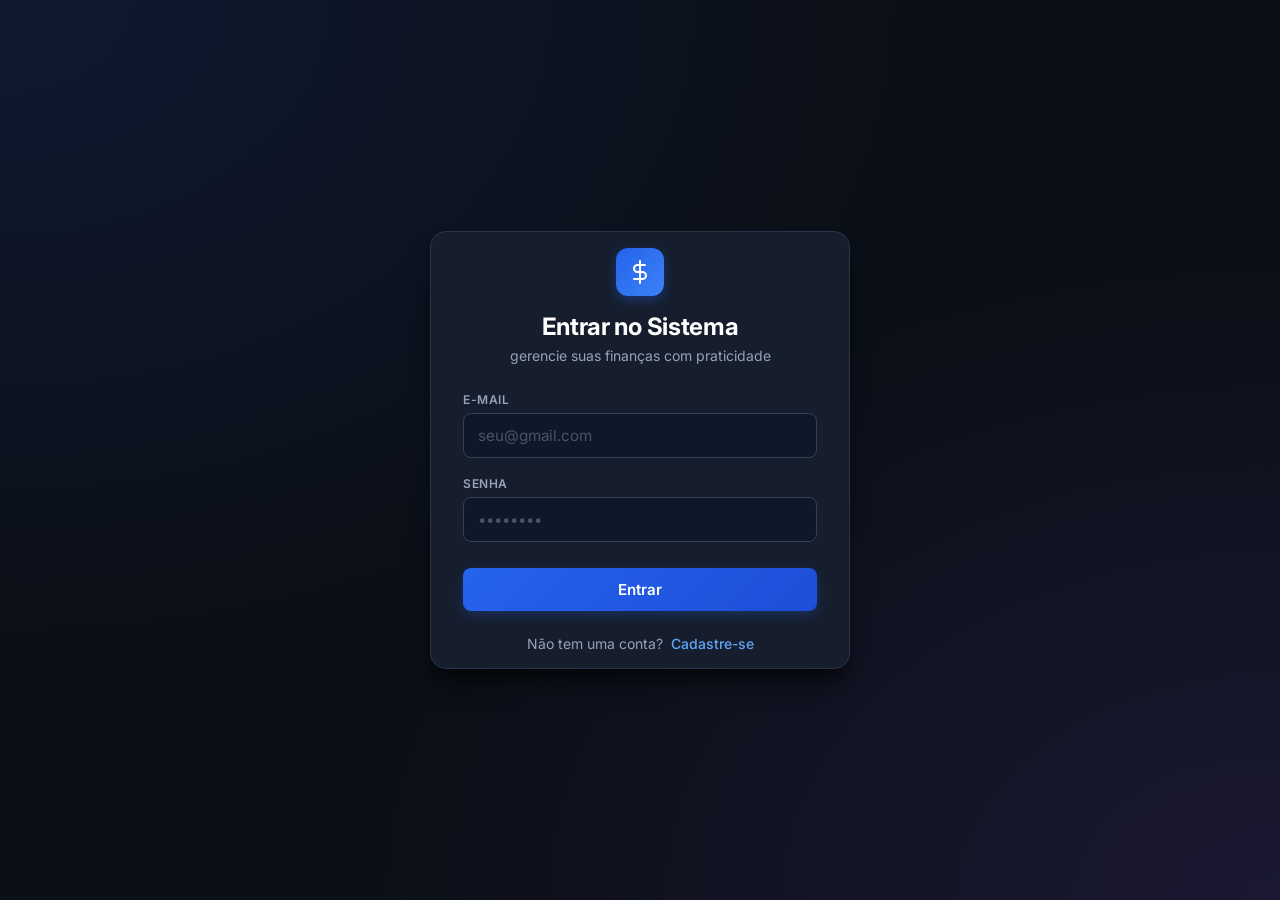
<file: front-end/login.html>
<!doctype html>
<html lang="pt-BR">
  <head>
    <meta charset="UTF-8" />
    <meta name="viewport" content="width=device-width, initial-scale=1.0" />
    <title>Login - Gerenciador financeiro</title>
    <link rel="preconnect" href="https://fonts.googleapis.com" />
    <link rel="preconnect" href="https://fonts.gstatic.com" crossorigin />
    <link
      href="https://fonts.googleapis.com/css2?family=Inter:wght@400;500;600;700&display=swap"
      rel="stylesheet"
    />
    <link rel="stylesheet" href="./login.css" />
  </head>
  <body class="page-auth">
    <div class="auth-wrapper">
      <div class="auth-header">
        <div class="brand-logo">
          <svg
            xmlns="http://www.w3.org/2000/svg"
            viewBox="0 0 24 24"
            fill="none"
            stroke="currentColor"
            stroke-width="2"
            stroke-linecap="round"
            stroke-linejoin="round"
          >
            <line x1="12" y1="1" x2="12" y2="23"></line>
            <path d="M17 5H9.5a3.5 3.5 0 0 0 0 7h5a3.5 3.5 0 0 1 0 7H6"></path>
          </svg>
        </div>
        <h2 id="titulo-form">Entrar no Sistema</h2>
        <p class="auth-subtitle">gerencie suas finanças com praticidade</p>
      </div>

      <form id="form-auth">
        <div id="campo-nome" class="form-group" style="display: none">
          <label for="nome">NOME COMPLETO</label>
          <input type="text" id="nome" placeholder="Ex: João Silva" />
        </div>

        <div class="form-group">
          <label for="email">E-MAIL</label>
          <input type="email" id="email" required placeholder="seu@gmail.com" />
        </div>

        <div class="form-group">
          <label for="senha">SENHA</label>
          <input type="password" id="senha" required placeholder="••••••••" />
        </div>

        <button type="submit" id="btn-submit" class="btn-primary">
          Entrar
        </button>
      </form>

      <div id="msg-erro" class="msg-erro"></div>

      <div class="auth-footer">
        <span id="texto-alternar">Não tem uma conta?</span>
        <a href="#" id="link-alternar">Cadastre-se</a>
      </div>
    </div>

    <script src="./auth.js"></script>
  </body>
</html>
</file>
<file: front-end/login.css>
* {
    box-sizing: border-box;
    margin: 0;
    padding: 0;
    font-family: 'Inter', -apple-system, BlinkMacSystemFont, "Segoe UI", Roboto, sans-serif;
}

body.page-auth {
    background-color: #0b0f17;
    background-image: 
        radial-gradient(at 0% 0%, rgba(37, 99, 235, 0.12) 0px, transparent 50%),
        radial-gradient(at 100% 100%, rgba(139, 92, 246, 0.12) 0px, transparent 50%);
    color: #f1f5f9;
    min-height: 100vh;
    display: flex;
    align-items: center;
    justify-content: center;
    padding: 20px;
}

.auth-wrapper {
    width: 100%;
    max-width: 420px;
    background: #161e2e;
    border: 1px solid #283548;
    border-radius: 16px;
    padding: 16px 32px;
    box-shadow: 0 20px 25px -5px rgba(0, 0, 0, 0.5), 0 8px 10px -6px rgba(0, 0, 0, 0.5);;
}

.auth-header {
    text-align: center;
    margin-bottom: 28px;
}

.brand-logo {
    width: 48px;
    height: 48px;
    background: linear-gradient(135deg, #2563eb, #3b82f6);
    border-radius: 12px;
    display: inline-flex;
    align-items: center;
    justify-content: center;
    margin-bottom: 16px;
    box-shadow: 0 4px 12px rgba(37, 99, 235, 0.35);
}

.brand-logo svg {
    width: 24px;
    height: 24px;
    stroke: #ffffff;
}

.auth-header h2 {
    font-size: 1.5rem;
    font-weight: 700;
    color: #ffffff;
    letter-spacing: -0.02rem;
}

.auth-subtitle {
    font-size: 0.875rem;
    color: #94a3b8;
    margin-top: 6px;
}

#form-auth {
    display: flex;
    flex-direction: column;
    gap: 18px;
}

.form-group {
    display: flex;
    flex-direction: column;
    gap: 6px;
}

.form-group label {
    font-size: 0.75rem;
    font-weight: 600;
    color: #94a3b8;
    letter-spacing: 0.05em;
}

.form-group input {
    width: 100%;
    padding: 12px 14px;
    background-color: #0f172a;
    border: 1px solid #334155;
    border-radius: 8px;
    font-size: 0.95rem;
    color: #f8fafc;
    outline: none;
    transition: all 0.2s ease;
}

.form-group input::placeholder {
    color: #475569;
}

.form-group input:focus {
    border-color: #3b82f6;
    box-shadow: 0 0 0 3px rgba(59, 130, 246, 0.2);
    background-color: #111827;
}

.btn-primary {
    margin-top: 8px;
    padding: 12px;
    border: none;
    border-radius: 8px;
    background: linear-gradient(135deg, #2563eb, #1d4ed8);
    color: #ffffff;
    font-size: 0.95rem;
    font-weight: 600;
    cursor: pointer;
    transition: all 0.2s ease;
    box-shadow: 0 4px 12px rgba(37, 99, 235, 0.25);
}

.btn-primary:hover {
    background: linear-gradient(135deg, #3b82f6, #2563eb);
    transform: translateY(-1px);
    box-shadow: 0 6px 16px rgba(37, 99, 235, 0.35);
}

.btn-primary:active {
    transform: translateY(0);
}

.msg-erro {
    font-size: 0.85rem;
    color: #f87171;
    background-color: rgba(239, 68, 68, 0.1);
    border: 1px solid rgba(239, 68, 68, 0.2);
    border-radius: 6px;
    padding: 8px 12px;
    margin-top: 14px;
    display: none;
    text-align: center;
}

.msg-erro:not(:empty) {
    display: block;
}

.auth-footer {
    margin-top: 24px;
    text-align: center;
    font-size: 0.875rem;
    color: #94a3b8;
}

.auth-footer a {
    color: #60a5fa;
    font-weight: 500;
    text-decoration: none;
    margin-left: 4px;
    transition: color 0.2s ease;
}

.auth-footer a:hover {
    color: #93c5fd;
    text-decoration: underline;
}
</file>
